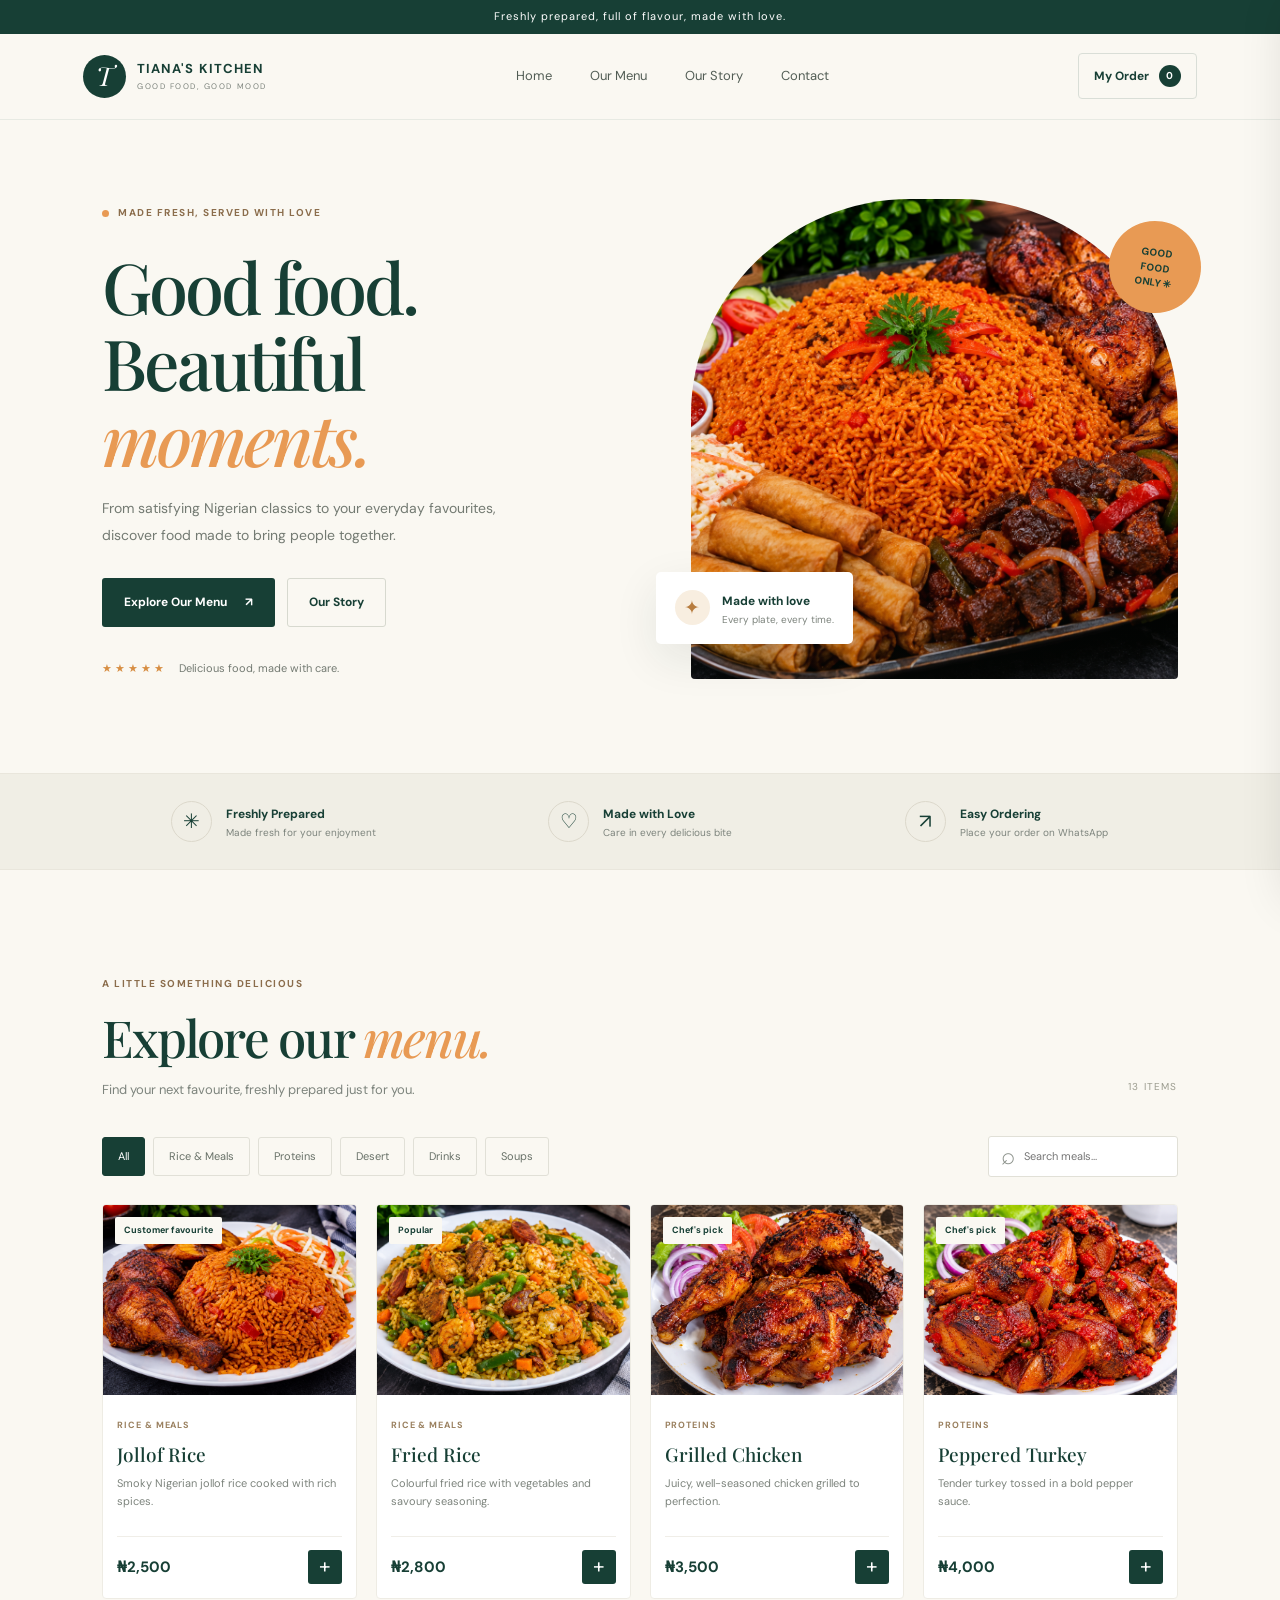
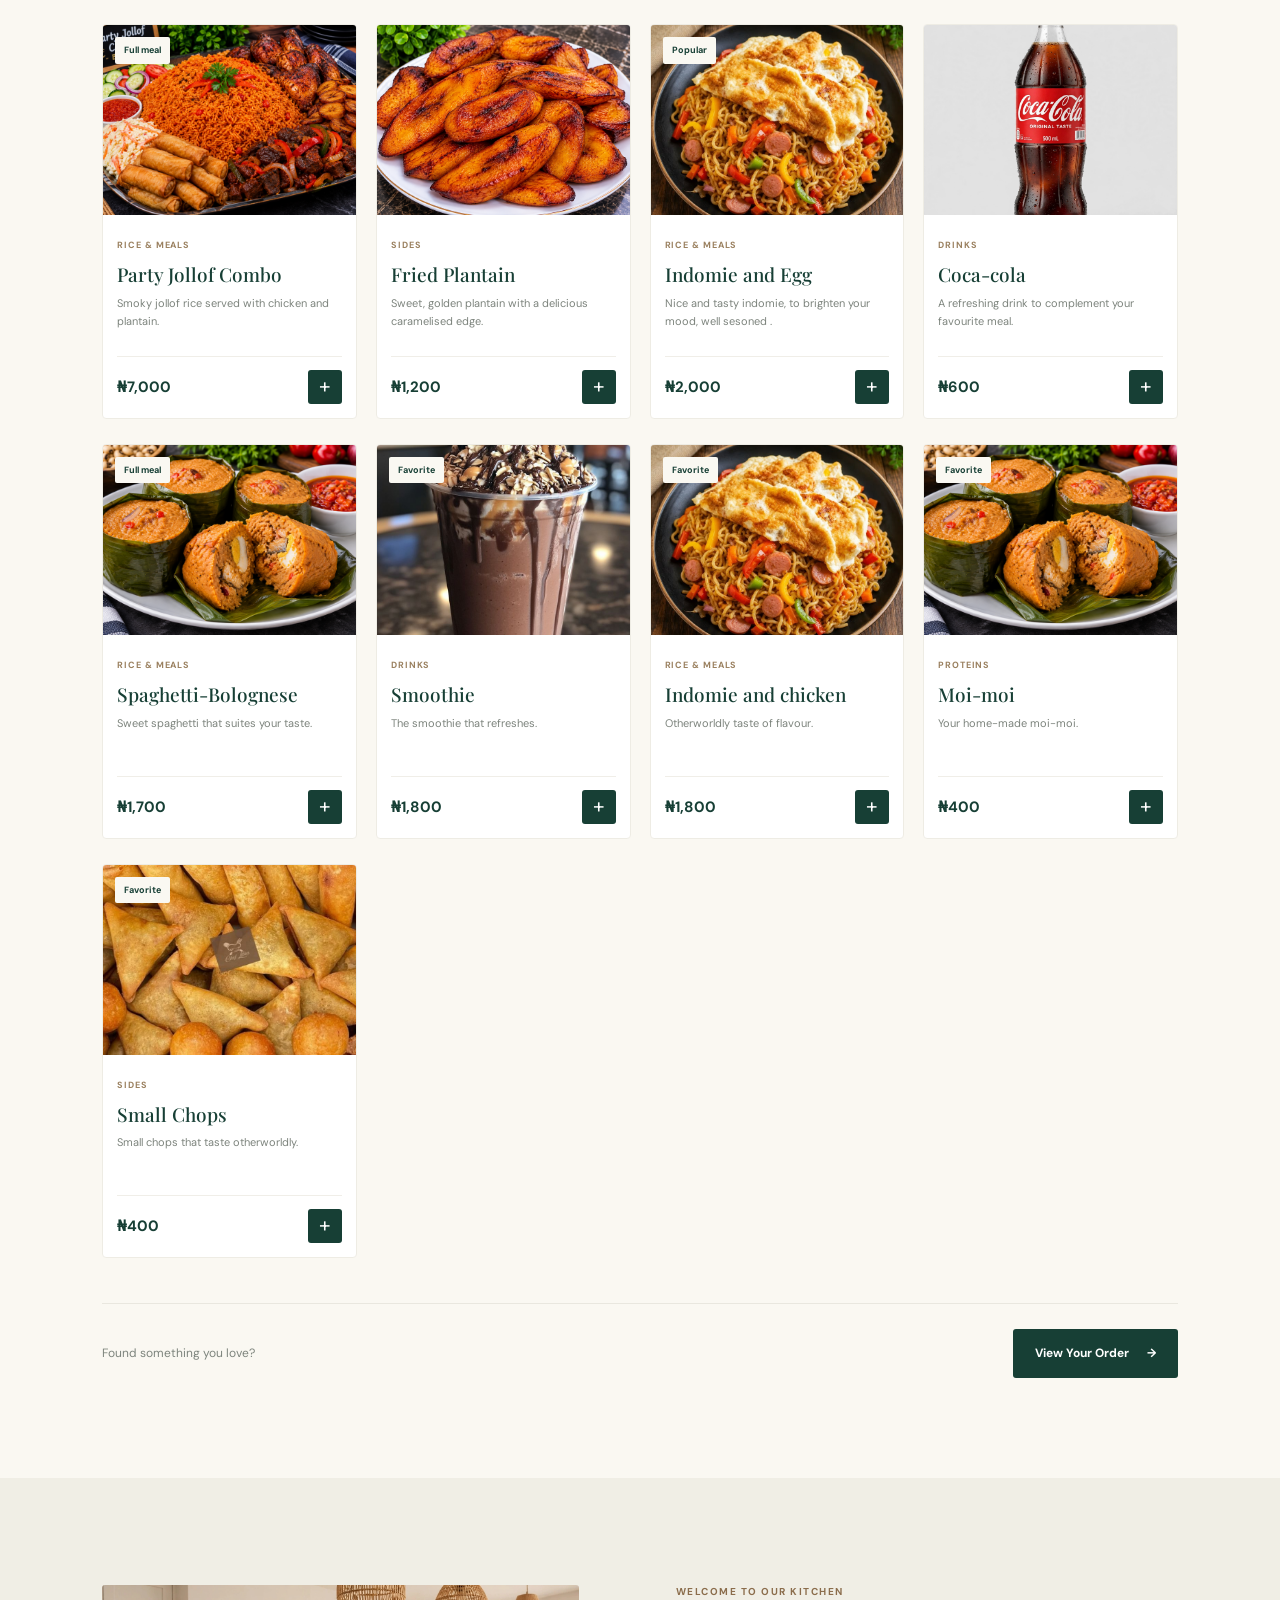
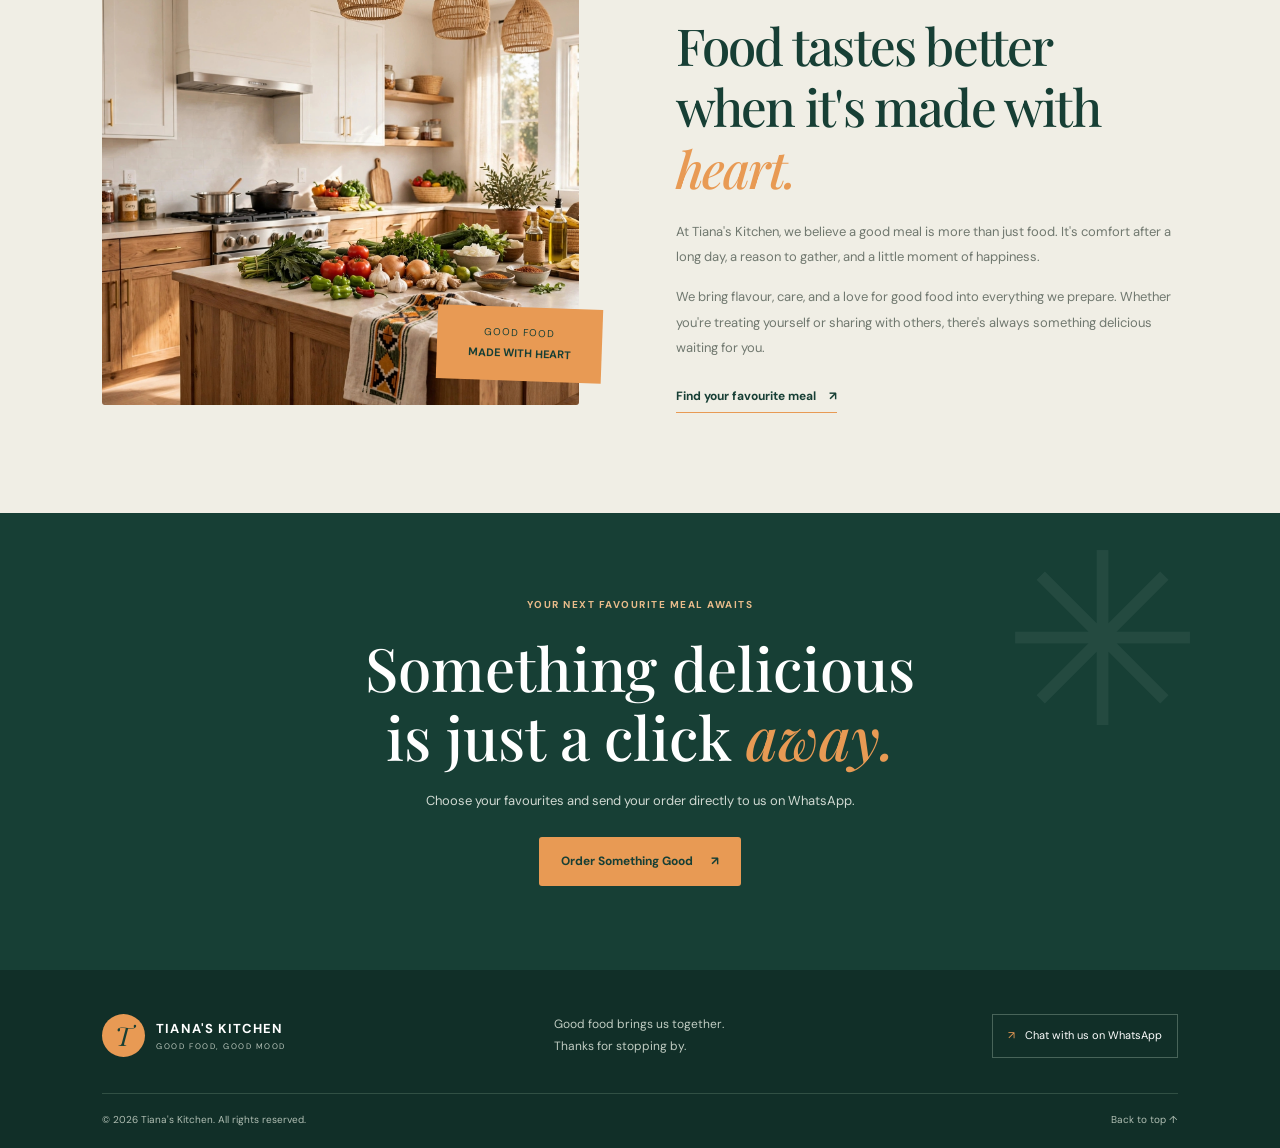
<file: index.html>
<!DOCTYPE html>
<html lang="en">
<head>
  <meta charset="UTF-8">
  <meta name="viewport" content="width=device-width, initial-scale=1.0">
  <meta name="theme-color" content="#173f35">
  <meta name="description" content="Discover delicious meals at Tiana's Kitchen. Explore our menu and order your favourites on WhatsApp.">
  <title>Tiana's Kitchen | Good Food, Beautifully Made</title>
  <link rel="icon" href="IMG/FAVICON.jpg">
  <link rel="preconnect" href="https://fonts.googleapis.com">
  <link rel="preconnect" href="https://fonts.gstatic.com" crossorigin>
  <link href="https://fonts.googleapis.com/css2?family=DM+Sans:wght@400;500;600;700&family=Playfair+Display:wght@500;600;700&display=swap" rel="stylesheet">
  <link rel="stylesheet" href="style.css">
</head>
<body>

  <!-- Announcement"--->
   <div class="announcement">
    Freshly prepared, full of flavour, made with love.
  </div>

  <!--Header --->
  <header class="header" id="top">
    <a class="logo" href="#top" aria-label="Tiana's Kitchen home">
      <span class="logo-mark">T</span>
      <span class="logo-copy">
        <strong>TIANA'S KITCHEN</strong>
        <small>GOOD FOOD, GOOD MOOD</small>
      </span>
    </a>

    <button class="menu-toggle" id="menuToggle"
      aria-label="Toggle navigation" aria-expanded="false">
      ☰
    </button>

    <nav class="nav" id="mainNav">
      <a href="#top">Home</a>
      <a href="#menu">Our Menu</a>
      <a href="#story">Our Story</a>
      <a href="#contact">Contact</a>
    </nav>

    <button class="header-cart" id="headerCart">
      <span>My Order</span>
      <span class="cart-count" id="headerCartCount">0</span>
    </button>
  </header>

  <main>
    <!-- Hero -->
    <section class="hero">
      <div class="hero-content">
        <span class="eyebrow">
          <span class="eyebrow-dot"></span>
          MADE FRESH, SERVED WITH LOVE
        </span>

        <h1>Good food.<br>Beautiful <em>moments.</em></h1>

        <p class="hero-description">
          From satisfying Nigerian classics to your everyday favourites,
          discover food made to bring people together.
        </p>

        <div class="hero-actions">
          <a href="#menu" class="button button-primary">
            Explore Our Menu <span>↗</span>
          </a>
          <a href="#story" class="button button-outline">
            Our Story
          </a>
        </div>

        <div class="hero-note">
          <span class="stars">★★★★★</span>
          <span>Delicious food, made with care.</span>
        </div>
      </div>

      <div class="hero-visual">
        <img
          src="IMG/party-jollof-combo.png"
          alt="A freshly prepared meal"
          class="hero-image"
        >
        <div class="hero-image-overlay"></div>

        <div class="floating-card">
          <span class="floating-icon">✦</span>
          <div>
            <strong>Made with love</strong>
            <p>Every plate, every time.</p>
          </div>
        </div>

        <div class="hero-stamp">
          <span>GOOD</span>
          <span>FOOD</span>
          <span>ONLY ✳</span>
        </div>
      </div>
    </section>

    <!-- Benefits -->
    <section class="benefits" aria-label="Our values">
      <div class="benefit">
        <span class="benefit-icon">✳</span>
        <div>
          <strong>Freshly Prepared</strong>
          <p>Made fresh for your enjoyment</p>
        </div>
      </div>

      <div class="benefit">
        <span class="benefit-icon">♡</span>
        <div>
          <strong>Made with Love</strong>
          <p>Care in every delicious bite</p>
        </div>
      </div>

      <div class="benefit">
        <span class="benefit-icon">↗</span>
        <div>
          <strong>Easy Ordering</strong>
          <p>Place your order on WhatsApp</p>
        </div>
      </div>
    </section>

    <!-- Menu -->
    <section class="menu-section section-padding" id="menu">
      <div class="section-heading">
        <div>
          <span class="eyebrow">A LITTLE SOMETHING DELICIOUS</span>
          <h2>Explore our <em>menu.</em></h2>
          <p>Find your next favourite, freshly prepared just for you.</p>
        </div>

        <span class="menu-counter" id="menuCounter">08 ITEMS</span>
      </div>

      <div class="menu-toolbar">
        <div class="category-list" id="categoryList">
          <button class="category-btn active" data-category="All">All</button>
          <button class="category-btn" data-category="Rice & Meals">Rice & Meals</button>
          <button class="category-btn" data-category="Proteins">Proteins</button>
          <button class="category-btn" data-category="Desert">Desert</button>
          <button class="category-btn" data-category="Drinks">Drinks</button>
          <button class="category-btn" data-category="Soups">Soups</button>
        </div>

        <label class="search-box">
          <span>⌕</span>
          <input
            type="search"
            id="menuSearch"
            placeholder="Search meals..."
            aria-label="Search meals"
          >
        </label>
      </div>

      <div class="meal-grid" id="mealGrid"></div>

      <div class="empty-state" id="emptyState" hidden>
        <span>⌕</span>
        <h3>No meals found</h3>
        <p>Try another search or choose a different category.</p>
        <button class="button button-primary" id="resetFilters">View all meals</button>
      </div>

      <div class="menu-bottom">
        <p>Found something you love?</p>
        <button class="button button-dark" id="viewCartButton">
          View Your Order <span>→</span>
        </button>
      </div>
    </section>

    <!-- Story -->
    <section class="story-section section-padding" id="story">
      <div class="story-image-wrap">
        <img
          src="IMG/IMG-20261110-WA9549.jpg"
          alt="A warm and welcoming kitchen"
          loading="lazy"
        >
        <div class="story-badge">
          <span>GOOD FOOD</span>
          <strong>MADE WITH HEART</strong>
        </div>
      </div>

      <div class="story-content">
        <span class="eyebrow">WELCOME TO OUR KITCHEN</span>
        <h2>Food tastes better when it's made with <em>heart.</em></h2>
        <p>
          At Tiana's Kitchen, we believe a good meal is more than just food.
          It's comfort after a long day, a reason to gather, and a little
          moment of happiness.
        </p>
        <p>
          We bring flavour, care, and a love for good food into everything
          we prepare. Whether you're treating yourself or sharing with
          others, there's always something delicious waiting for you.
        </p>
        <a href="#menu" class="text-link">Find your favourite meal <span>↗</span></a>
      </div>
    </section>

    <!-- CTA -->
    <section class="cta-section">
      <div class="cta-decoration">✳</div>
      <span class="eyebrow">YOUR NEXT FAVOURITE MEAL AWAITS</span>
      <h2>Something delicious<br>is just a click <em>away.</em></h2>
      <p>Choose your favourites and send your order directly to us on WhatsApp.</p>
      <a href="#menu" class="button button-light">Order Something Good <span>↗</span></a>
    </section>
  </main>

  <!-- Footer -->
  <footer class="footer" id="contact">
    <div class="footer-main">
      <a class="logo footer-logo" href="#top">
        <span class="logo-mark">T</span>
        <span class="logo-copy">
          <strong>TIANA'S KITCHEN</strong>
          <small>GOOD FOOD, GOOD MOOD</small>
        </span>
      </a>

      <p>Good food brings us together.<br>Thanks for stopping by.</p>

      <a class="footer-contact" id="footerWhatsApp" href="#" target="_blank" rel="noopener">
        <span>↗</span> Chat with us on WhatsApp
      </a>
    </div>

    <div class="footer-bottom">
      <span>© <span id="currentYear"></span> Tiana's Kitchen. All rights reserved.</span>
      <a href="#top">Back to top ↑</a>
    </div>
  </footer>

  <!-- Cart overlay -->
  <div class="cart-overlay" id="cartOverlay"></div>

  <!-- Cart drawer -->
  <aside class="cart-drawer" id="cartDrawer" aria-label="Your order" aria-hidden="true">
    <div class="cart-header">
      <div>
        <span class="eyebrow">YOUR SELECTION</span>
        <h2>Your <em>order.</em></h2>
      </div>
      <button class="close-cart" id="closeCart" aria-label="Close cart">×</button>
    </div>

    <div class="cart-items" id="cartItems"></div>

    <div class="cart-empty" id="cartEmpty">
      <span>♡</span>
      <h3>Your cart is waiting</h3>
      <p>Add something delicious from our menu.</p>
      <button class="button button-primary" id="continueShopping">Explore Menu</button>
    </div>

    <div class="cart-footer" id="cartFooter" hidden>
      <div class="subtotal-row">
        <span>Subtotal</span>
        <strong id="cartSubtotal">₦0</strong>
      </div>
      <p class="cart-disclaimer">
        Delivery fees and final details can be confirmed on WhatsApp.
      </p>
      <button class="button button-whatsapp" id="checkoutButton">
        <span>↗</span> Order via WhatsApp
      </button>
      <button class="clear-cart" id="clearCart">Clear order</button>
    </div>
  </aside>

  <!-- Mobile order bar -->
  <button class="mobile-cart-bar" id="mobileCartBar" hidden>
    <span>View your order · <span id="mobileCartCount">0</span> items</span>
    <strong id="mobileCartTotal">₦0</strong>
  </button>

  <div class="toast" id="toast" role="status" aria-live="polite"></div>

  <script src="script.js"></script>
</body>
</html>
</file>
<file: style.css>
:root {
  --green: #173f35;
  --green-light: #285b4b;
  --cream: #faf8f2;
  --white: #ffffff;
  --orange: #e89a54;
  --text: #26342e;
  --muted: #7d847d;
  --border: #e9e7df;
  --serif: "Playfair Display", Georgia, serif;
  --sans: "DM Sans", Arial, sans-serif;
  --shadow: 0 15px 45px rgba(26, 49, 39, 0.09);
}

* {
  box-sizing: border-box;
  margin: 0;
  padding: 0;
}

html {
  scroll-behavior: smooth;
  scroll-padding-top: 95px;
}

body {
  background: var(--cream);
  color: var(--text);
  font-family: var(--sans);
  font-size: 15px;
  line-height: 1.6;
  overflow-x: hidden;
}

body.cart-open {
  overflow: hidden;
}

button,
input {
  font: inherit;
}

button,
a {
  -webkit-tap-highlight-color: transparent;
}

button {
  cursor: pointer;
}

a {
  color: inherit;
  text-decoration: none;
}

img {
  display: block;
  width: 100%;
  object-fit: cover;
}

button:focus-visible,
a:focus-visible,
input:focus-visible {
  outline: 3px solid var(--orange);
  outline-offset: 3px;
}

[hidden] {
  display: none !important;
}

/* Announcement */

.announcement {
  padding: 8px 16px;
  background: var(--green);
  color: #fff;
  text-align: center;
  font-size: 11px;
  letter-spacing: 0.09em;
}

/* Header */

.header {
  min-height: 86px;
  padding: 17px 6.5%;
  display: flex;
  align-items: center;
  justify-content: space-between;
  gap: 25px;
  background: var(--cream);
  border-bottom: 1px solid rgba(23, 63, 53, 0.08);
  position: sticky;
  top: 0;
  z-index: 20;
}

.logo {
  display: inline-flex;
  align-items: center;
  gap: 11px;
  flex-shrink: 0;
}

.logo-mark {
  width: 43px;
  height: 43px;
  display: grid;
  place-items: center;
  background: var(--green);
  color: white;
  border-radius: 50%;
  font-family: var(--serif);
  font-size: 26px;
  font-style: italic;
}

.logo-copy {
  display: flex;
  flex-direction: column;
  line-height: 1.35;
}

.logo-copy strong {
  color: var(--green);
  font-size: 13px;
  letter-spacing: 0.08em;
}

.logo-copy small {
  margin-top: 4px;
  font-size: 8px;
  letter-spacing: 0.19em;
  color: var(--muted);
}

.nav {
  display: flex;
  align-items: center;
  gap: clamp(17px, 3vw, 38px);
}

.nav a {
  color: #525d55;
  font-size: 13px;
  transition: color 0.2s;
}

.nav a:hover {
  color: var(--orange);
}

.header-cart {
  display: inline-flex;
  align-items: center;
  gap: 10px;
  padding: 11px 15px;
  border: 1px solid #d9ded7;
  border-radius: 4px;
  background: transparent;
  color: var(--green);
  font-size: 12px;
  font-weight: 700;
  white-space: nowrap;
}

.cart-count {
  min-width: 22px;
  height: 22px;
  padding: 0 5px;
  display: grid;
  place-items: center;
  background: var(--green);
  color: white;
  border-radius: 50%;
  font-size: 10px;
}

.menu-toggle {
  display: none;
  border: 0;
  background: none;
  color: var(--green);
  font-size: 27px;
}

/* Shared */

.section-padding {
  padding: 100px 8%;
}

.eyebrow {
  display: inline-flex;
  align-items: center;
  gap: 9px;
  color: #8b6d4c;
  font-size: 10px;
  font-weight: 700;
  letter-spacing: 0.15em;
}

.eyebrow-dot {
  width: 7px;
  height: 7px;
  background: var(--orange);
  border-radius: 50%;
}

h1,
h2,
h3 {
  font-weight: 500;
}

h1,
h2 {
  font-family: var(--serif);
}

h1 em,
h2 em {
  color: var(--orange);
  font-weight: 500;
}

.button {
  min-height: 49px;
  padding: 13px 21px;
  display: inline-flex;
  align-items: center;
  justify-content: center;
  gap: 18px;
  border: 1px solid transparent;
  border-radius: 3px;
  font-size: 12px;
  font-weight: 700;
  transition: background 0.2s, color 0.2s, transform 0.2s;
}

.button:hover {
  transform: translateY(-2px);
}

.button-primary {
  background: var(--green);
  color: white;
}

.button-primary:hover,
.button-dark:hover {
  background: var(--green-light);
}

.button-outline {
  border-color: #d7d9cf;
  background: transparent;
  color: var(--green);
}

.button-outline:hover {
  border-color: var(--green);
  background: white;
}

.button-dark {
  background: var(--green);
  color: white;
}

/* Hero */

.hero {
  min-height: 560px;
  padding: 65px 8% 80px;
  display: grid;
  grid-template-columns: 1fr 0.93fr;
  align-items: center;
  gap: 6%;
}

.hero-content {
  max-width: 560px;
  padding: 15px 0;
}

.hero h1 {
  margin: 24px 0 19px;
  color: var(--green);
  font-size: clamp(49px, 5.5vw, 76px);
  line-height: 1.08;
  letter-spacing: -0.045em;
}

.hero-description {
  max-width: 430px;
  color: #737a72;
  font-size: 14px;
  line-height: 1.95;
}

.hero-actions {
  margin-top: 29px;
  display: flex;
  flex-wrap: wrap;
  gap: 12px;
}

.hero-note {
  margin-top: 33px;
  display: flex;
  align-items: center;
  gap: 12px;
  color: #737a72;
  font-size: 11px;
}

.stars {
  color: #d78e43;
  letter-spacing: 3px;
}

.hero-visual {
  min-height: 410px;
  height: min(40vw, 480px);
  position: relative;
}

.hero-image {
  height: 100%;
  border-radius: 45% 45% 4px 4px;
  object-fit: cover;
}

.hero-image-overlay {
  position: absolute;
  inset: 0;
  border-radius: 45% 45% 4px 4px;
  background: linear-gradient(180deg, transparent 55%, rgba(20, 36, 25, 0.15));
  pointer-events: none;
}

.floating-card {
  position: absolute;
  left: -35px;
  bottom: 35px;
  padding: 16px 19px;
  display: flex;
  align-items: center;
  gap: 12px;
  background: white;
  box-shadow: var(--shadow);
  border-radius: 5px;
}

.floating-icon {
  width: 35px;
  height: 35px;
  display: grid;
  place-items: center;
  background: #f8eee0;
  color: #b87d3f;
  border-radius: 50%;
  font-size: 19px;
}

.floating-card strong {
  color: var(--green);
  font-size: 12px;
}

.floating-card p {
  color: var(--muted);
  font-size: 10px;
}

.hero-stamp {
  width: 92px;
  height: 92px;
  position: absolute;
  top: 22px;
  right: -23px;
  display: flex;
  flex-direction: column;
  justify-content: center;
  align-items: center;
  background: var(--orange);
  color: var(--green);
  border-radius: 50%;
  font-size: 10px;
  font-weight: 700;
  line-height: 1.5;
  transform: rotate(9deg);
}

/* Benefits */

.benefits {
  padding: 27px 8%;
  display: grid;
  grid-template-columns: repeat(3, 1fr);
  gap: 24px;
  background: #f0eee5;
  border-top: 1px solid #e9e6dc;
  border-bottom: 1px solid #e9e6dc;
}

.benefit {
  display: flex;
  justify-content: center;
  align-items: center;
  gap: 14px;
}

.benefit-icon {
  width: 41px;
  height: 41px;
  display: grid;
  place-items: center;
  flex-shrink: 0;
  border: 1px solid #dcd8cb;
  border-radius: 50%;
  color: var(--green);
  font-size: 20px;
}

.benefit strong {
  color: var(--green);
  font-size: 12px;
}

.benefit p {
  color: var(--muted);
  font-size: 10px;
}

/* Menu */

.menu-section {
  background: var(--cream);
}

.section-heading {
  display: flex;
  align-items: flex-end;
  justify-content: space-between;
  gap: 20px;
}

.section-heading h2,
.story-content h2 {
  margin-top: 13px;
  color: var(--green);
  font-size: clamp(36px, 4vw, 51px);
  line-height: 1.2;
  letter-spacing: -0.035em;
}

.section-heading p {
  margin-top: 12px;
  color: var(--muted);
  font-size: 13px;
}

.menu-counter {
  padding-bottom: 6px;
  color: #9a9b8e;
  font-size: 10px;
  letter-spacing: 0.12em;
  white-space: nowrap;
}

.menu-toolbar {
  margin: 35px 0 27px;
  display: flex;
  align-items: center;
  justify-content: space-between;
  gap: 20px;
}

.category-list {
  display: flex;
  flex-wrap: wrap;
  gap: 8px;
}

.category-btn {
  padding: 10px 15px;
  border: 1px solid #e1e0d7;
  border-radius: 3px;
  background: transparent;
  color: #687168;
  font-size: 11px;
  transition: 0.2s;
}

.category-btn:hover,
.category-btn.active {
  border-color: var(--green);
  background: var(--green);
  color: white;
}

.search-box {
  min-width: 190px;
  max-width: 240px;
  padding: 0 12px;
  display: flex;
  align-items: center;
  gap: 9px;
  border: 1px solid #e1e0d7;
  border-radius: 3px;
  background: white;
  color: #8c928b;
}

.search-box > span {
  font-size: 24px;
}

.search-box input {
  width: 100%;
  min-width: 0;
  padding: 11px 0;
  border: 0;
  outline: none;
  background: transparent;
  color: var(--text);
  font-size: 11px;
}

.meal-grid {
  display: grid;
  grid-template-columns: repeat(4, minmax(0, 1fr));
  gap: 25px 19px;
}

.meal-card {
  min-width: 0;
  overflow: hidden;
  border: 1px solid #eeece4;
  background: white;
  border-radius: 4px;
  transition: transform 0.25s, box-shadow 0.25s;
  animation: appear 0.35s ease both;
}

.meal-card:hover {
  transform: translateY(-5px);
  box-shadow: var(--shadow);
}

.meal-image-wrap {
  height: 190px;
  position: relative;
  overflow: hidden;
  background: #eee9df;
}

.meal-image {
  width: 100%;
  height: 100%;
  object-fit: cover;
  transition: transform 0.5s;
}

.meal-card:hover .meal-image {
  transform: scale(1.05);
}

.meal-tag {
  position: absolute;
  top: 12px;
  left: 12px;
  max-width: calc(100% - 24px);
  padding: 6px 9px;
  background: var(--cream);
  color: var(--green);
  border-radius: 2px;
  font-size: 9px;
  font-weight: 700;
}

.meal-content {
  padding: 16px 14px 14px;
}

.meal-category {
  color: #9a805f;
  font-size: 9px;
  font-weight: 700;
  letter-spacing: 0.1em;
  text-transform: uppercase;
}

.meal-content h3 {
  margin-top: 7px;
  color: var(--green);
  font-family: var(--serif);
  font-size: 19px;
  line-height: 1.3;
}

.meal-description {
  min-height: 47px;
  margin-top: 7px;
  color: var(--muted);
  font-size: 11px;
  line-height: 1.65;
}

.meal-card-bottom {
  margin-top: 15px;
  padding-top: 13px;
  display: flex;
  align-items: center;
  justify-content: space-between;
  gap: 8px;
  border-top: 1px solid #f0eee8;
}

.meal-price {
  color: var(--green);
  font-size: 15px;
  font-weight: 700;
  white-space: nowrap;
}

.add-button {
  width: 34px;
  height: 34px;
  display: grid;
  place-items: center;
  border: 0;
  border-radius: 3px;
  background: var(--green);
  color: white;
  font-size: 21px;
  transition: background 0.2s, transform 0.2s;
}

.add-button:hover {
  background: var(--orange);
  color: var(--green);
  transform: scale(1.05);
}

.empty-state {
  padding: 55px 15px;
  text-align: center;
}

.empty-state > span {
  color: var(--orange);
  font-size: 35px;
}

.empty-state h3 {
  margin-top: 10px;
  color: var(--green);
  font-family: var(--serif);
  font-size: 25px;
}

.empty-state p {
  margin: 7px 0 20px;
  color: var(--muted);
  font-size: 13px;
}

.menu-bottom {
  margin-top: 45px;
  padding-top: 25px;
  display: flex;
  align-items: center;
  justify-content: space-between;
  gap: 20px;
  border-top: 1px solid var(--border);
}

.menu-bottom p {
  color: var(--muted);
  font-size: 12px;
}

/* Story */

.story-section {
  display: grid;
  grid-template-columns: 0.95fr 1fr;
  align-items: center;
  gap: 9%;
  background: #f0eee5;
}

.story-image-wrap {
  height: 420px;
  position: relative;
}

.story-image-wrap img {
  height: 100%;
  border-radius: 3px;
}

.story-badge {
  min-width: 165px;
  padding: 18px;
  position: absolute;
  right: -23px;
  bottom: 25px;
  display: flex;
  flex-direction: column;
  gap: 4px;
  background: var(--orange);
  color: var(--green);
  text-align: center;
  transform: rotate(2deg);
}

.story-badge span {
  font-size: 10px;
  letter-spacing: 0.1em;
}

.story-badge strong {
  font-size: 11px;
}

.story-content h2 {
  margin-bottom: 20px;
}

.story-content > p {
  margin-bottom: 15px;
  color: #70786f;
  font-size: 13px;
  line-height: 1.95;
}

.text-link {
  margin-top: 12px;
  padding-bottom: 5px;
  display: inline-flex;
  gap: 13px;
  border-bottom: 1px solid var(--orange);
  color: var(--green);
  font-size: 12px;
  font-weight: 700;
}

/* CTA */

.cta-section {
  padding: 78px 20px 84px;
  position: relative;
  overflow: hidden;
  background: var(--green);
  color: white;
  text-align: center;
}

.cta-section .eyebrow {
  color: #e9bc8b;
}

.cta-section h2 {
  margin-top: 18px;
  font-size: clamp(39px, 5vw, 60px);
  line-height: 1.15;
}

.cta-section h2 em {
  color: var(--orange);
}

.cta-section > p {
  max-width: 470px;
  margin: 18px auto 25px;
  color: #d0d9d2;
  font-size: 13px;
  line-height: 1.8;
}

.button-light {
  background: var(--orange);
  color: var(--green);
}

.button-light:hover {
  background: white;
}

.cta-decoration {
  position: absolute;
  top: -62px;
  right: 6%;
  color: rgba(255, 255, 255, 0.06);
  font-size: 240px;
  pointer-events: none;
}

/* Footer */

.footer {
  padding: 44px 8% 20px;
  background: #112f28;
  color: white;
}

.footer-main {
  padding-bottom: 35px;
  display: flex;
  align-items: center;
  justify-content: space-between;
  flex-wrap: wrap;
  gap: 25px;
}

.footer-logo .logo-mark {
  background: var(--orange);
  color: var(--green);
}

.footer-logo .logo-copy strong {
  color: white;
}

.footer-logo .logo-copy small {
  color: #b7c4ba;
}

.footer-main > p {
  color: #c0ccc2;
  font-size: 12px;
  line-height: 1.8;
}

.footer-contact {
  padding: 12px 15px;
  border: 1px solid #486459;
  color: white;
  font-size: 11px;
}

.footer-contact span {
  margin-right: 7px;
  color: var(--orange);
}

.footer-bottom {
  padding-top: 18px;
  display: flex;
  justify-content: space-between;
  gap: 20px;
  border-top: 1px solid #315044;
  color: #b0beb3;
  font-size: 10px;
}

.footer-bottom a:hover {
  color: var(--orange);
}

/* Cart overlay and drawer */

.cart-overlay {
  position: fixed;
  inset: 0;
  z-index: 40;
  background: rgba(14, 28, 21, 0.55);
  opacity: 0;
  visibility: hidden;
  transition: opacity 0.25s, visibility 0.25s;
}

.cart-overlay.open {
  opacity: 1;
  visibility: visible;
}

.cart-drawer {
  width: min(440px, 100%);
  height: 100%;
  padding: 25px;
  position: fixed;
  top: 0;
  right: 0;
  z-index: 41;
  display: flex;
  flex-direction: column;
  background: var(--cream);
  box-shadow: -15px 0 45px rgba(0, 0, 0, 0.12);
  transform: translateX(105%);
  transition: transform 0.3s ease;
}

.cart-drawer.open {
  transform: translateX(0);
}

.cart-header {
  padding-bottom: 20px;
  display: flex;
  align-items: center;
  justify-content: space-between;
  border-bottom: 1px solid var(--border);
}

.cart-header h2 {
  margin-top: 5px;
  color: var(--green);
  font-size: 34px;
}

.close-cart {
  width: 38px;
  height: 38px;
  border: 1px solid var(--border);
  border-radius: 50%;
  background: white;
  color: var(--green);
  font-size: 25px;
}

.cart-items {
  flex: 1;
  min-height: 0;
  padding: 12px 0;
  overflow-y: auto;
}

.cart-item {
  padding: 15px 0;
  display: grid;
  grid-template-columns: 78px 1fr;
  gap: 13px;
  border-bottom: 1px solid var(--border);
}

.cart-item img {
  width: 78px;
  height: 83px;
  border-radius: 3px;
  background: #eee9df;
}

.cart-item h3 {
  color: var(--green);
  font-family: var(--serif);
  font-size: 16px;
}

.cart-item-price {
  margin-top: 4px;
  color: #777f75;
  font-size: 11px;
}

.cart-item-controls {
  margin-top: 10px;
  display: flex;
  align-items: center;
  gap: 10px;
}

.quantity-control {
  display: inline-flex;
  align-items: center;
  gap: 12px;
  border: 1px solid #dedfd6;
  border-radius: 3px;
  background: white;
}

.quantity-control button {
  width: 29px;
  height: 28px;
  border: 0;
  background: transparent;
  color: var(--green);
  font-size: 17px;
}

.quantity-control span {
  min-width: 10px;
  text-align: center;
  font-size: 12px;
}

.remove-item {
  border: 0;
  background: transparent;
  color: #9b6553;
  font-size: 10px;
}

.cart-empty {
  margin: auto 0;
  padding: 25px 0;
  text-align: center;
}

.cart-empty > span {
  color: var(--orange);
  font-size: 42px;
}

.cart-empty h3 {
  margin-top: 10px;
  color: var(--green);
  font-family: var(--serif);
  font-size: 24px;
}

.cart-empty p {
  margin: 7px 0 20px;
  color: var(--muted);
  font-size: 12px;
}

.cart-footer {
  padding-top: 20px;
  border-top: 1px solid var(--border);
}

.subtotal-row {
  display: flex;
  align-items: center;
  justify-content: space-between;
  color: var(--green);
  font-size: 14px;
}

.subtotal-row strong {
  font-size: 21px;
}

.cart-disclaimer {
  margin: 8px 0 16px;
  color: var(--muted);
  font-size: 10px;
  line-height: 1.7;
}

.button-whatsapp {
  width: 100%;
  background: #1e714a;
  color: white;
}

.button-whatsapp:hover {
  background: #155738;
}

.clear-cart {
  width: 100%;
  margin-top: 12px;
  padding: 8px;
  border: 0;
  background: transparent;
  color: #987365;
  font-size: 11px;
}

.mobile-cart-bar {
  display: none;
}

.toast {
  max-width: calc(100% - 30px);
  padding: 12px 18px;
  position: fixed;
  bottom: 25px;
  left: 50%;
  z-index: 60;
  background: var(--green);
  color: white;
  border-radius: 4px;
  box-shadow: var(--shadow);
  font-size: 12px;
  opacity: 0;
  pointer-events: none;
  transform: translate(-50%, 15px);
  transition: opacity 0.2s, transform 0.2s;
}

.toast.show {
  opacity: 1;
  transform: translate(-50%, 0);
}

/* Animations */

@keyframes appear {
  from {
    opacity: 0;
    transform: translateY(8px);
  }
  to {
    opacity: 1;
    transform: translateY(0);
  }
}

/* Tablet */

@media (max-width: 1050px) {
  .header {
    padding-right: 4%;
    padding-left: 4%;
  }

  .hero {
    padding-right: 6%;
    padding-left: 6%;
    gap: 5%;
  }

  .section-padding {
    padding: 80px 6%;
  }

  .meal-grid {
    grid-template-columns: repeat(3, minmax(0, 1fr));
  }

  .meal-image-wrap {
    height: 210px;
  }

  .nav {
    gap: 18px;
  }

  .logo-copy strong {
    font-size: 11px;
  }
}

/* Mobile */

@media (max-width: 760px) {
  html {
    scroll-padding-top: 76px;
  }

  body {
    padding-bottom: 0;
  }

  .announcement {
    padding: 7px 10px;
    font-size: 9px;
    letter-spacing: 0.04em;
  }

  .header {
    min-height: 72px;
    padding: 12px 5%;
    gap: 12px;
  }

  .logo {
    gap: 8px;
  }

  .logo-mark {
    width: 38px;
    height: 38px;
    font-size: 23px;
  }

  .logo-copy strong {
    font-size: 10px;
  }

  .logo-copy small {
    font-size: 7px;
  }

  .menu-toggle {
    display: block;
    margin-left: auto;
  }

  .nav {
    padding: 14px 5% 20px;
    position: absolute;
    top: 100%;
    right: 0;
    left: 0;
    display: none;
    align-items: stretch;
    flex-direction: column;
    gap: 0;
    background: var(--cream);
    border-bottom: 1px solid var(--border);
    box-shadow: 0 12px 20px rgba(0, 0, 0, 0.05);
  }

  .nav.open {
    display: flex;
  }

  .nav a {
    padding: 12px 0;
    border-bottom: 1px solid var(--border);
  }

  .header-cart {
    padding: 8px;
    gap: 7px;
    font-size: 10px;
  }

  .cart-count {
    min-width: 19px;
    height: 19px;
  }

  .hero {
    padding: 44px 6% 50px;
    grid-template-columns: 1fr;
    gap: 35px;
  }

  .hero h1 {
    margin-top: 19px;
    font-size: clamp(48px, 11vw, 66px);
  }

  .hero-description {
    font-size: 13px;
  }

  .hero-visual {
    width: 88%;
    height: 350px;
    min-height: 0;
    margin: 0 auto;
  }

  .floating-card {
    left: -20px;
    bottom: 25px;
    padding: 12px;
  }

  .hero-stamp {
    width: 75px;
    height: 75px;
    right: -20px;
    font-size: 8px;
  }

  .benefits {
    padding: 20px 6%;
    grid-template-columns: 1fr;
    gap: 17px;
  }

  .benefit {
    justify-content: flex-start;
  }

  .benefit-icon {
    width: 37px;
    height: 37px;
  }

  .section-padding {
    padding: 65px 5%;
  }

  .section-heading {
    align-items: flex-start;
  }

  .section-heading h2,
  .story-content h2 {
    font-size: 39px;
  }

  .section-heading p {
    max-width: 290px;
    font-size: 12px;
  }

  .menu-counter {
    padding-top: 7px;
    font-size: 8px;
  }

  .menu-toolbar {
    margin: 25px 0 23px;
    align-items: stretch;
    flex-direction: column-reverse;
    gap: 16px;
  }

  .search-box {
    width: 100%;
    max-width: none;
  }

  .category-list {
    flex-wrap: nowrap;
    padding-bottom: 5px;
    overflow-x: auto;
    scrollbar-width: thin;
  }

  .category-btn {
    flex-shrink: 0;
    padding: 9px 12px;
    font-size: 10px;
  }

  .meal-grid {
    grid-template-columns: repeat(2, minmax(0, 1fr));
    gap: 14px 11px;
  }

  .meal-image-wrap {
    height: clamp(120px, 36vw, 190px);
  }

  .meal-tag {
    top: 7px;
    left: 7px;
    padding: 5px 6px;
    font-size: 8px;
  }

  .meal-content {
    padding: 12px 10px 10px;
  }

  .meal-content h3 {
    font-size: 17px;
  }

  .meal-description {
    min-height: 62px;
    font-size: 10px;
  }

  .meal-card-bottom {
    margin-top: 11px;
    padding-top: 10px;
    gap: 4px;
  }

  .meal-price {
    font-size: 12px;
  }

  .add-button {
    width: 31px;
    height: 31px;
    flex-shrink: 0;
  }

  .menu-bottom {
    margin-top: 30px;
    align-items: flex-start;
    flex-direction: column;
  }

  .story-section {
    grid-template-columns: 1fr;
    gap: 40px;
  }

  .story-image-wrap {
    height: 310px;
    margin-right: 15px;
  }

  .story-badge {
    right: -15px;
    min-width: 145px;
  }

  .story-content > p {
    font-size: 12px;
  }

  .cta-section {
    padding: 65px 6%;
  }

  .cta-section h2 {
    font-size: 42px;
  }

  .cta-section > p {
    font-size: 12px;
  }

  .footer {
    padding: 35px 6% 20px;
  }

  .footer-main {
    align-items: flex-start;
    flex-direction: column;
    gap: 22px;
  }

  .footer-bottom {
    font-size: 9px;
  }

  .cart-drawer {
    padding: 20px;
  }

  .mobile-cart-bar:not([hidden]) {
    position: fixed;
    right: 12px;
    bottom: 12px;
    left: 12px;
    z-index: 30;
    min-height: 54px;
    padding: 12px 16px;
    display: flex;
    align-items: center;
    justify-content: space-between;
    gap: 15px;
    border: 0;
    border-radius: 4px;
    background: var(--green);
    color: white;
    box-shadow: 0 8px 25px rgba(0, 0, 0, 0.18);
    font-size: 12px;
    font-weight: 600;
  }

  .mobile-cart-bar strong {
    color: #f4c18f;
    white-space: nowrap;
  }

  .toast {
    bottom: 82px;
    text-align: center;
  }
}

@media (max-width: 360px) {
  .header-cart > span:first-child {
    display: none;
  }

  .hero-actions .button {
    padding: 12px 14px;
    gap: 10px;
    font-size: 11px;
  }

  .section-heading h2,
  .story-content h2 {
    font-size: 34px;
  }

  .meal-content h3 {
    font-size: 15px;
  }

  .meal-price {
    font-size: 11px;
  }
}

@media (prefers-reduced-motion: reduce) {
  *,
  *::before,
  *::after {
    scroll-behavior: auto !important;
    animation-duration: 0.01ms !important;
    transition-duration: 0.01ms !important;
  }
}
</file>
